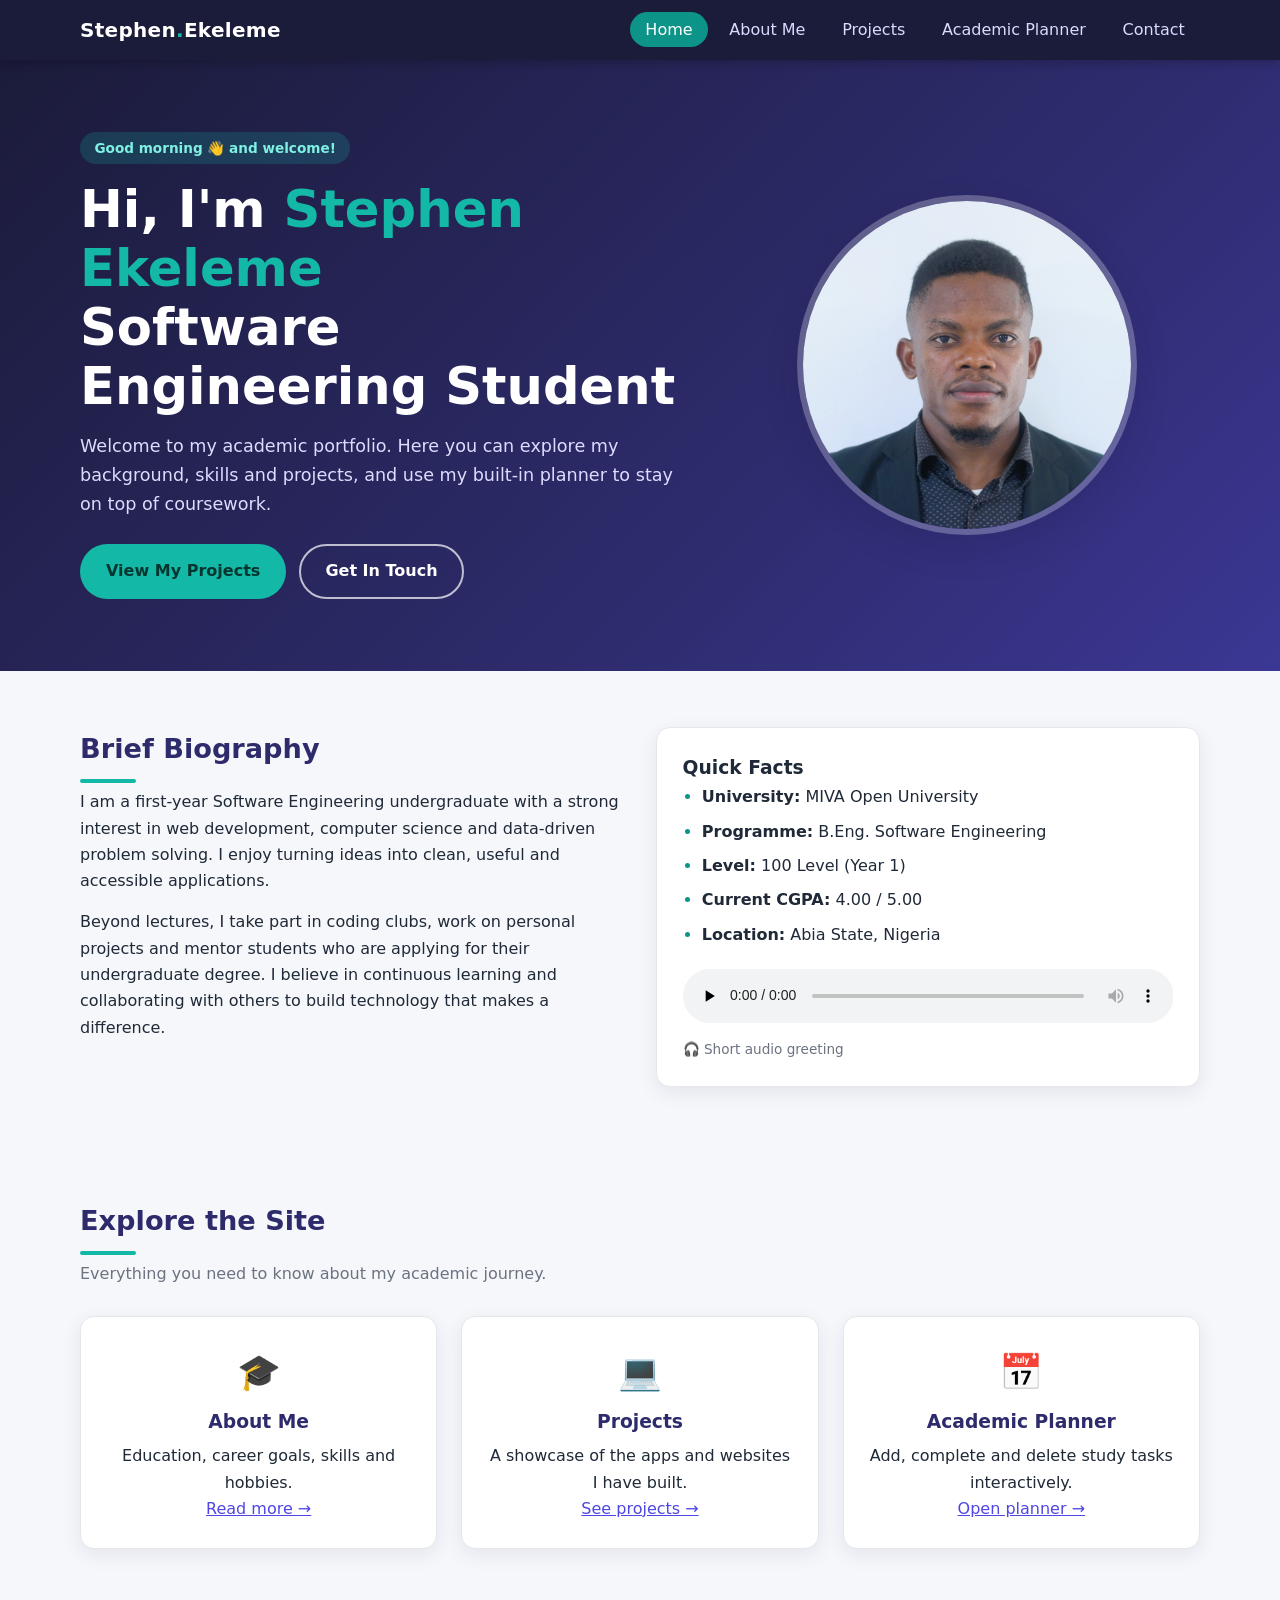
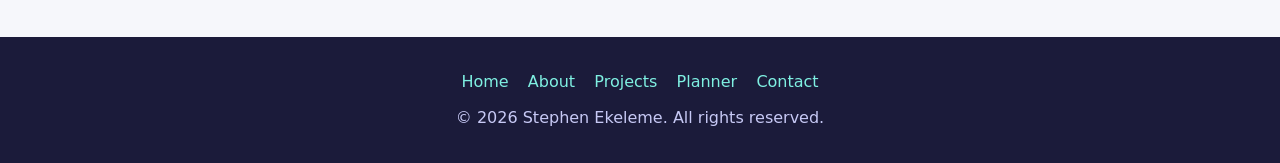
<file: index.html>
<!DOCTYPE html>
<html lang="en">
<head>
  <meta charset="UTF-8">
  <meta name="viewport" content="width=device-width, initial-scale=1.0">
  <meta name="description" content="Academic portfolio and student management platform of Alex Johnson, a Computer Science undergraduate.">
  <title>Home | Stephen Ekeleme - Academic Portfolio</title>
  <link rel="stylesheet" href="css/style.css">
</head>
<body>
  <a class="skip-link" href="#main">Skip to main content</a>

  <header class="site-header">
    <div class="container nav-bar">
      <a class="brand" href="index.html">Stephen<span>.</span>Ekeleme</a>
      <button class="nav-toggle" id="nav-toggle" aria-label="Toggle navigation menu" aria-expanded="false" aria-controls="nav-links">&#9776;</button>
      <nav aria-label="Main navigation">
        <ul class="nav-links" id="nav-links">
          <li><a href="index.html">Home</a></li>
          <li><a href="about.html">About Me</a></li>
          <li><a href="projects.html">Projects</a></li>
          <li><a href="planner.html">Academic Planner</a></li>
          <li><a href="contact.html">Contact</a></li>
        </ul>
      </nav>
    </div>
  </header>

  <main id="main">
    <section class="hero" aria-labelledby="hero-title">
      <div class="container hero-inner">
        <div>
          <span class="eyebrow fade-in" id="greeting">Welcome!</span>
          <h1 id="hero-title" class="fade-in d1">Hi, I'm <span>Stephen Ekeleme</span><br>Software Engineering Student</h1>
          <p class="lead fade-in d2">Welcome to my academic portfolio. Here you can explore my background, skills and projects, and use my built-in planner to stay on top of coursework.</p>
          <div class="fade-in d3">
            <a class="btn btn-primary" href="projects.html">View My Projects</a>
            <a class="btn btn-outline" href="contact.html">Get In Touch</a>
          </div>
        </div>
        <figure class="hero-photo">
          <img src="images/DSC_0262.JPG" alt="Portrait photograph of Stephen Ekeleme" width="340" height="340">
        </figure>
      </div>
    </section>

    <section aria-labelledby="bio-title">
      <div class="container bio">
        <div>
          <h2 class="section-heading" id="bio-title">Brief Biography</h2>
          <p>I am a first-year Software Engineering undergraduate with a strong interest in web development, computer science and data-driven problem solving. I enjoy turning ideas into clean, useful and accessible applications.</p>
          <p>Beyond lectures, I take part in coding clubs, work on personal projects and mentor students who are applying for their undergraduate degree. I believe in continuous learning and collaborating with others to build technology that makes a difference.</p>
        </div>
        <aside class="card" aria-label="Quick facts">
          <h3>Quick Facts</h3>
          <ul class="styled-list">
            <li><strong>University:</strong> MIVA Open University</li>
            <li><strong>Programme:</strong> B.Eng. Software Engineering</li>
            <li><strong>Level:</strong> 100 Level (Year 1)</li>
            <li><strong>Current CGPA:</strong> 4.00 / 5.00</li>
            <li><strong>Location:</strong> Abia State, Nigeria</li>
          </ul>
          <audio controls preload="none">
            <source src="audio/Portfolio-welcome-vn.m4a" type="audio/wav">
            Your browser does not support the audio element.
          </audio>
          <p class="section-sub" style="margin:.4rem 0 0;font-size:.85rem;">&#127911; Short audio greeting</p>
        </aside>
      </div>
    </section>

    <section aria-labelledby="explore-title">
      <div class="container">
        <h2 class="section-heading" id="explore-title">Explore the Site</h2>
        <p class="section-sub">Everything you need to know about my academic journey.</p>
        <div class="grid-3">
          <article class="card highlight">
            <div class="icon" aria-hidden="true">&#127891;</div>
            <h3>About Me</h3>
            <p>Education, career goals, skills and hobbies.</p>
            <p><a href="about.html">Read more &rarr;</a></p>
          </article>
          <article class="card highlight">
            <div class="icon" aria-hidden="true">&#128187;</div>
            <h3>Projects</h3>
            <p>A showcase of the apps and websites I have built.</p>
            <p><a href="projects.html">See projects &rarr;</a></p>
          </article>
          <article class="card highlight">
            <div class="icon" aria-hidden="true">&#128197;</div>
            <h3>Academic Planner</h3>
            <p>Add, complete and delete study tasks interactively.</p>
            <p><a href="planner.html">Open planner &rarr;</a></p>
          </article>
        </div>
      </div>
    </section>
  </main>

  <footer class="site-footer">
    <div class="container">
      <ul>
        <li><a href="index.html">Home</a></li>
        <li><a href="about.html">About</a></li>
        <li><a href="projects.html">Projects</a></li>
        <li><a href="planner.html">Planner</a></li>
        <li><a href="contact.html">Contact</a></li>
      </ul>
      <p>&copy; <span id="year">2026</span> Stephen Ekeleme. All rights reserved.</p>
    </div>
  </footer>

  <script src="js/main.js"></script>
</body>
</html>
</file>
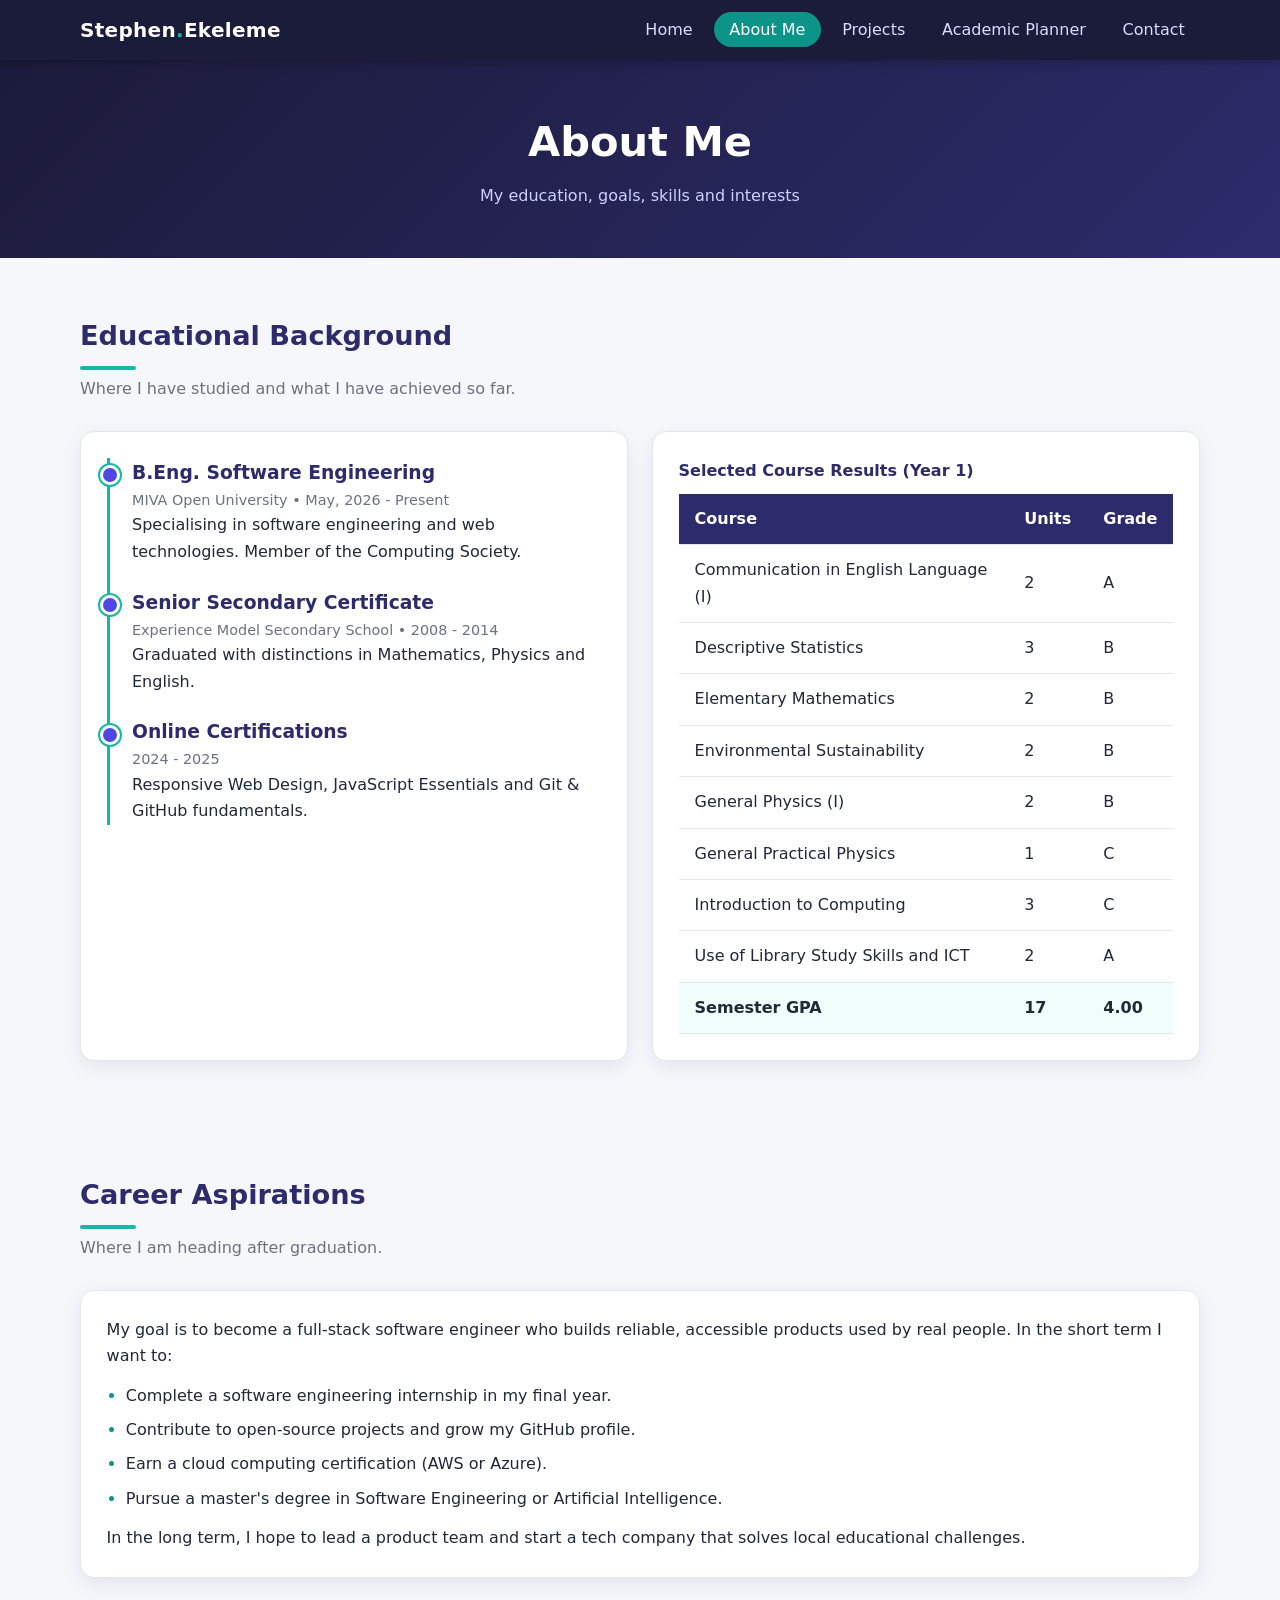
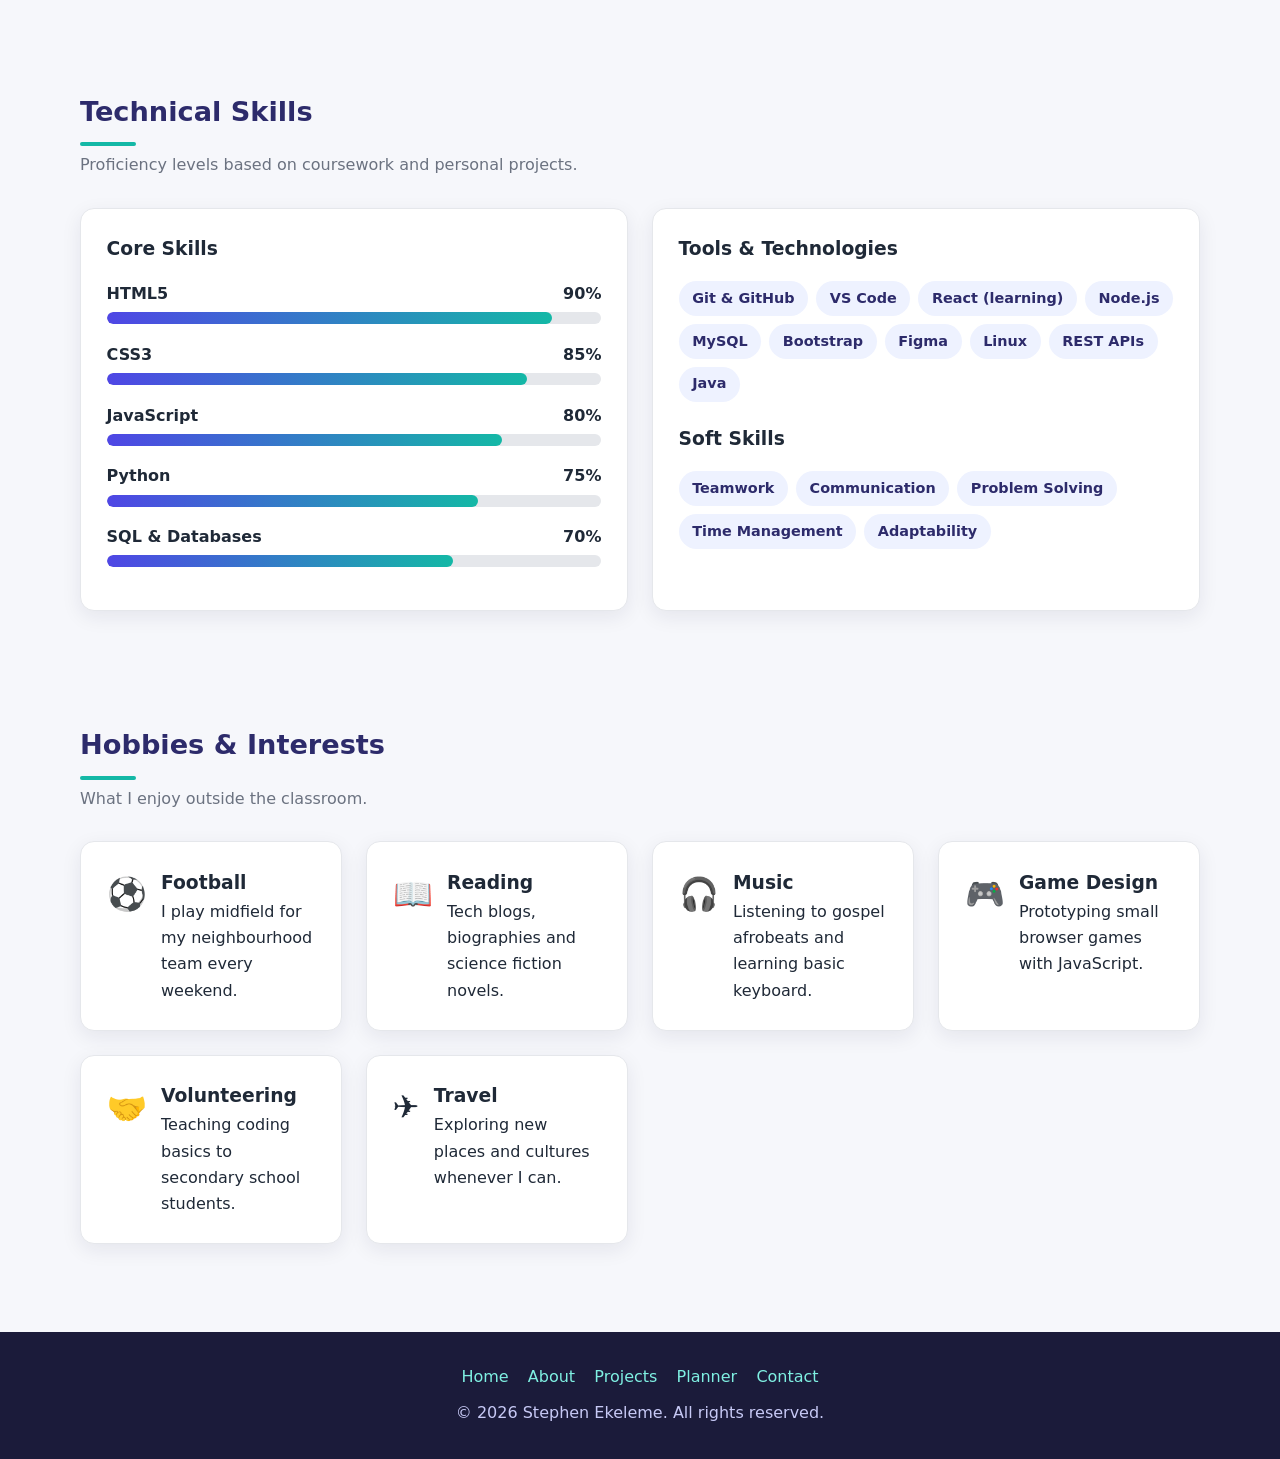
<file: about.html>
<!DOCTYPE html>
<html lang="en">
<head>
  <meta charset="UTF-8">
  <meta name="viewport" content="width=device-width, initial-scale=1.0">
  <meta name="description" content="Education, career aspirations, technical skills and hobbies of Alex Johnson.">
  <title>About Me | Stephen Ekeleme - Academic Portfolio</title>
  <link rel="stylesheet" href="css/style.css">
</head>
<body>
  <a class="skip-link" href="#main">Skip to main content</a>

  <header class="site-header">
    <div class="container nav-bar">
      <a class="brand" href="index.html">Stephen<span>.</span>Ekeleme</a>
      <button class="nav-toggle" id="nav-toggle" aria-label="Toggle navigation menu" aria-expanded="false" aria-controls="nav-links">&#9776;</button>
      <nav aria-label="Main navigation">
        <ul class="nav-links" id="nav-links">
          <li><a href="index.html">Home</a></li>
          <li><a href="about.html">About Me</a></li>
          <li><a href="projects.html">Projects</a></li>
          <li><a href="planner.html">Academic Planner</a></li>
          <li><a href="contact.html">Contact</a></li>
        </ul>
      </nav>
    </div>
  </header>

  <div class="page-title">
    <div class="container">
      <h1>About Me</h1>
      <p>My education, goals, skills and interests</p>
    </div>
  </div>

  <main id="main">
    <!-- Education -->
    <section aria-labelledby="edu-title">
      <div class="container">
        <h2 class="section-heading" id="edu-title">Educational Background</h2>
        <p class="section-sub">Where I have studied and what I have achieved so far.</p>
        <div class="grid-2">
          <article class="card">
            <ol class="timeline">
              <li>
                <h3>B.Eng. Software Engineering</h3>
                <p class="when">MIVA Open University &bull; May, 2026 - Present</p>
                <p>Specialising in software engineering and web technologies. Member of the Computing Society.</p>
              </li>
              <li>
                <h3>Senior Secondary Certificate</h3>
                <p class="when">Experience Model Secondary School &bull; 2008 - 2014</p>
                <p>Graduated with distinctions in Mathematics, Physics and English.</p>
              </li>
              <li>
                <h3>Online Certifications</h3>
                <p class="when">2024 - 2025</p>
                <p>Responsive Web Design, JavaScript Essentials and Git &amp; GitHub fundamentals.</p>
              </li>
            </ol>
          </article>

          <article class="card table-wrap">
            <table>
              <caption>Selected Course Results (Year 1)</caption>
              <thead>
                <tr><th scope="col">Course</th><th scope="col">Units</th><th scope="col">Grade</th></tr>
              </thead>
              <tbody>
                <tr><td>Communication in English Language (I)</td><td>2</td><td>A</td></tr>
                <tr><td>Descriptive Statistics</td><td>3</td><td>B</td></tr>
                <tr><td>Elementary Mathematics</td><td>2</td><td>B</td></tr>
                <tr><td>Environmental Sustainability</td><td>2</td><td>B</td></tr>
                <tr><td>General Physics (I)</td><td>2</td><td>B</td></tr>
                <tr><td>General Practical Physics</td><td>1</td><td>C</td></tr>
                <tr><td>Introduction to Computing</td><td>3</td><td>C</td></tr>
                <tr><td>Use of Library Study Skills and ICT</td><td>2</td><td>A</td></tr>
              </tbody>
              <tfoot>
                <tr><td>Semester GPA</td><td>17</td><td>4.00</td></tr>
              </tfoot>
            </table>
          </article>
        </div>
      </div>
    </section>

    <!-- Career aspirations -->
    <section aria-labelledby="career-title">
      <div class="container">
        <h2 class="section-heading" id="career-title">Career Aspirations</h2>
        <p class="section-sub">Where I am heading after graduation.</p>
        <div class="card">
          <p>My goal is to become a full-stack software engineer who builds reliable, accessible products used by real people. In the short term I want to:</p>
          <ul class="styled-list" style="margin-top:.8rem;">
            <li>Complete a software engineering internship in my final year.</li>
            <li>Contribute to open-source projects and grow my GitHub profile.</li>
            <li>Earn a cloud computing certification (AWS or Azure).</li>
            <li>Pursue a master's degree in Software Engineering or Artificial Intelligence.</li>
          </ul>
          <p style="margin-top:.8rem;">In the long term, I hope to lead a product team and start a tech company that solves local educational challenges.</p>
        </div>
      </div>
    </section>

    <!-- Skills -->
    <section aria-labelledby="skills-title">
      <div class="container">
        <h2 class="section-heading" id="skills-title">Technical Skills</h2>
        <p class="section-sub">Proficiency levels based on coursework and personal projects.</p>
        <div class="grid-2">
          <article class="card">
            <h3 style="margin-bottom:1rem;">Core Skills</h3>
            <div class="skill">
              <div class="skill-head"><span>HTML5</span><span>90%</span></div>
              <div class="bar" role="progressbar" aria-valuenow="90" aria-valuemin="0" aria-valuemax="100" aria-label="HTML5 proficiency"><div class="bar-fill" data-level="90"></div></div>
            </div>
            <div class="skill">
              <div class="skill-head"><span>CSS3</span><span>85%</span></div>
              <div class="bar" role="progressbar" aria-valuenow="85" aria-valuemin="0" aria-valuemax="100" aria-label="CSS3 proficiency"><div class="bar-fill" data-level="85"></div></div>
            </div>
            <div class="skill">
              <div class="skill-head"><span>JavaScript</span><span>80%</span></div>
              <div class="bar" role="progressbar" aria-valuenow="80" aria-valuemin="0" aria-valuemax="100" aria-label="JavaScript proficiency"><div class="bar-fill" data-level="80"></div></div>
            </div>
            <div class="skill">
              <div class="skill-head"><span>Python</span><span>75%</span></div>
              <div class="bar" role="progressbar" aria-valuenow="75" aria-valuemin="0" aria-valuemax="100" aria-label="Python proficiency"><div class="bar-fill" data-level="75"></div></div>
            </div>
            <div class="skill">
              <div class="skill-head"><span>SQL &amp; Databases</span><span>70%</span></div>
              <div class="bar" role="progressbar" aria-valuenow="70" aria-valuemin="0" aria-valuemax="100" aria-label="SQL proficiency"><div class="bar-fill" data-level="70"></div></div>
            </div>
          </article>

          <article class="card">
            <h3 style="margin-bottom:1rem;">Tools &amp; Technologies</h3>
            <ul class="tags">
              <li>Git &amp; GitHub</li><li>VS Code</li><li>React (learning)</li><li>Node.js</li>
              <li>MySQL</li><li>Bootstrap</li><li>Figma</li><li>Linux</li><li>REST APIs</li><li>Java</li>
            </ul>
            <h3 style="margin:1.4rem 0 1rem;">Soft Skills</h3>
            <ul class="tags">
              <li>Teamwork</li><li>Communication</li><li>Problem Solving</li><li>Time Management</li><li>Adaptability</li>
            </ul>
          </article>
        </div>
      </div>
    </section>

    <!-- Hobbies -->
    <section aria-labelledby="hobbies-title">
      <div class="container">
        <h2 class="section-heading" id="hobbies-title">Hobbies &amp; Interests</h2>
        <p class="section-sub">What I enjoy outside the classroom.</p>
        <div class="grid-3">
          <article class="card hobby"><span class="emoji" aria-hidden="true">&#9917;</span><div><h3>Football</h3><p>I play midfield for my neighbourhood team every weekend.</p></div></article>
          <article class="card hobby"><span class="emoji" aria-hidden="true">&#128214;</span><div><h3>Reading</h3><p>Tech blogs, biographies and science fiction novels.</p></div></article>
          <article class="card hobby"><span class="emoji" aria-hidden="true">&#127911;</span><div><h3>Music</h3><p>Listening to gospel afrobeats and learning basic keyboard.</p></div></article>
          <article class="card hobby"><span class="emoji" aria-hidden="true">&#127918;</span><div><h3>Game Design</h3><p>Prototyping small browser games with JavaScript.</p></div></article>
          <article class="card hobby"><span class="emoji" aria-hidden="true">&#129309;</span><div><h3>Volunteering</h3><p>Teaching coding basics to secondary school students.</p></div></article>
          <article class="card hobby"><span class="emoji" aria-hidden="true">&#9992;</span><div><h3>Travel</h3><p>Exploring new places and cultures whenever I can.</p></div></article>
        </div>
      </div>
    </section>
  </main>

  <footer class="site-footer">
    <div class="container">
      <ul>
        <li><a href="index.html">Home</a></li>
        <li><a href="about.html">About</a></li>
        <li><a href="projects.html">Projects</a></li>
        <li><a href="planner.html">Planner</a></li>
        <li><a href="contact.html">Contact</a></li>
      </ul>
      <p>&copy; <span id="year">2026</span> Stephen Ekeleme. All rights reserved.</p>
    </div>
  </footer>

  <script src="js/main.js"></script>
</body>
</html>
</file>
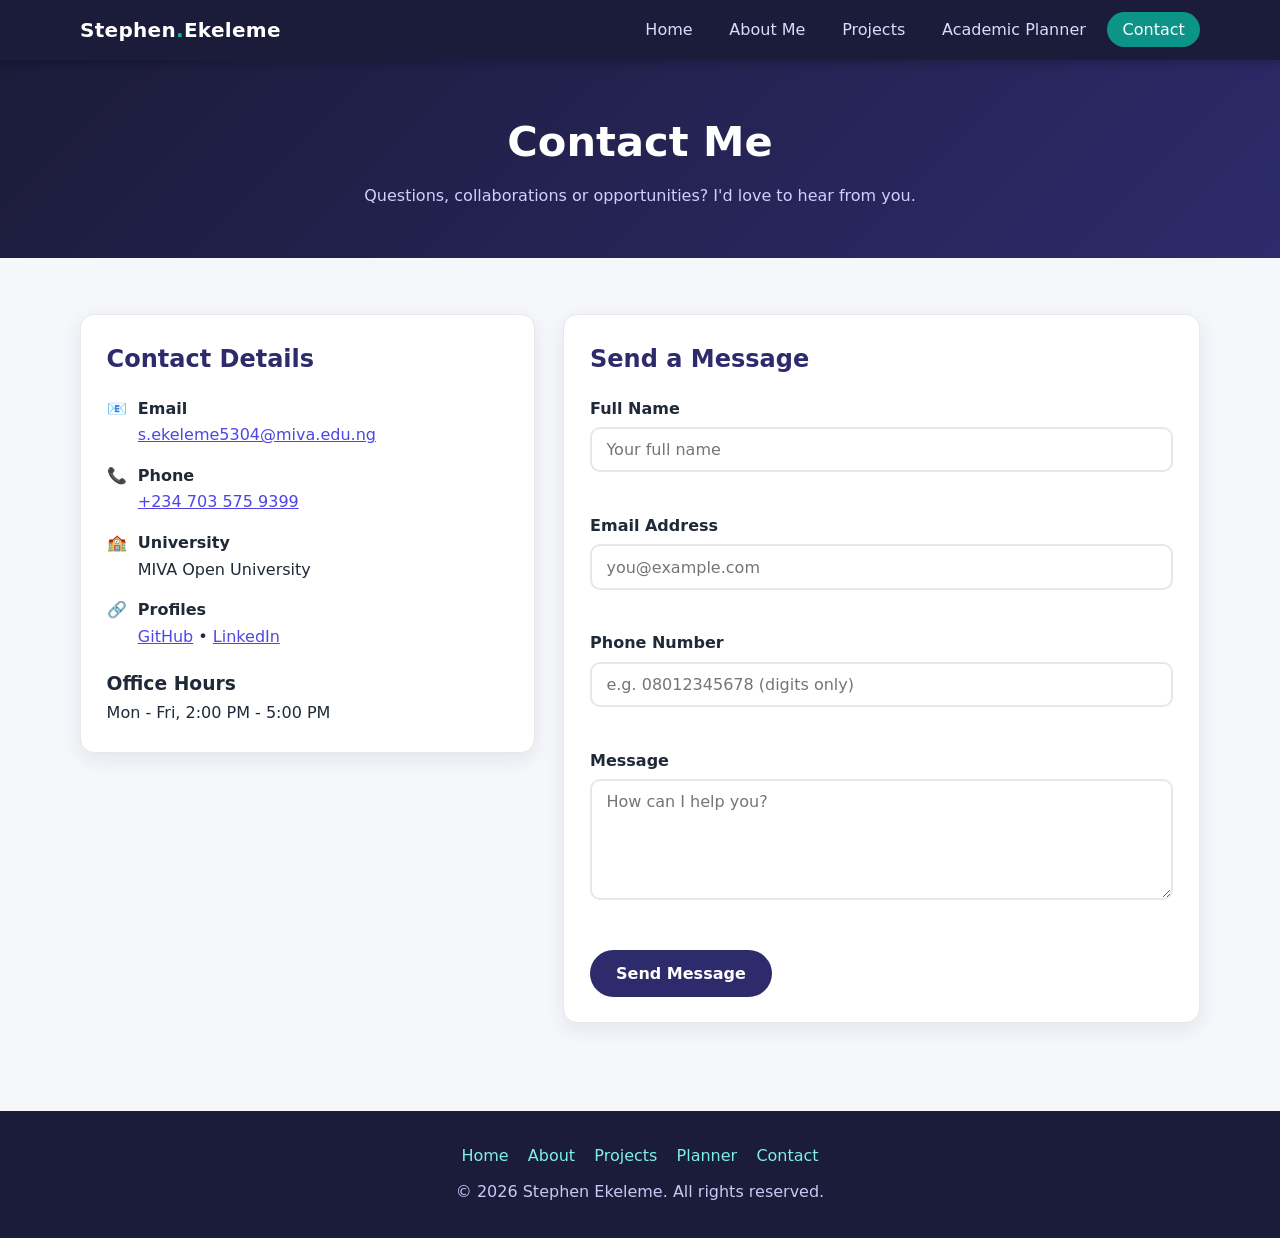
<file: contact.html>
<!DOCTYPE html>
<html lang="en">
<head>
  <meta charset="UTF-8">
  <meta name="viewport" content="width=device-width, initial-scale=1.0">
  <meta name="description" content="Contact Alex Johnson using the validated contact form.">
  <title>Contact | Stephen Ekeleme - Academic Portfolio</title>
  <link rel="stylesheet" href="css/style.css">
</head>
<body>
  <a class="skip-link" href="#main">Skip to main content</a>

  <header class="site-header">
    <div class="container nav-bar">
      <a class="brand" href="index.html">Stephen<span>.</span>Ekeleme</a>
      <button class="nav-toggle" id="nav-toggle" aria-label="Toggle navigation menu" aria-expanded="false" aria-controls="nav-links">&#9776;</button>
      <nav aria-label="Main navigation">
        <ul class="nav-links" id="nav-links">
          <li><a href="index.html">Home</a></li>
          <li><a href="about.html">About Me</a></li>
          <li><a href="projects.html">Projects</a></li>
          <li><a href="planner.html">Academic Planner</a></li>
          <li><a href="contact.html">Contact</a></li>
        </ul>
      </nav>
    </div>
  </header>

  <div class="page-title">
    <div class="container">
      <h1>Contact Me</h1>
      <p>Questions, collaborations or opportunities? I'd love to hear from you.</p>
    </div>
  </div>

  <main id="main">
    <section aria-label="Contact information and form">
      <div class="container contact-layout">

        <aside class="card" aria-labelledby="details-title">
          <h2 id="details-title" style="color:var(--indigo-700);margin-bottom:1rem;">Contact Details</h2>
          <ul class="contact-list">
            <li><span aria-hidden="true">&#128231;</span><span><strong>Email</strong><br><a href="mailto:s.ekeleme5304@miva.edu.ng">s.ekeleme5304@miva.edu.ng</a></span></li>
            <li><span aria-hidden="true">&#128222;</span><span><strong>Phone</strong><br><a href="tel:+2347035759399">+234 703 575 9399</a></span></li>
            <li><span aria-hidden="true">&#127979;</span><span><strong>University</strong><br>MIVA Open University</span></li>
            <li><span aria-hidden="true">&#128279;</span><span><strong>Profiles</strong><br>
              <a href="https://github.com/sekeleme5304-bit" target="_blank" rel="noopener noreferrer">GitHub</a> &bull;
              <a href="www.linkedin.com/in/stephen-ekeleme-318b2844a/" target="_blank" rel="noopener noreferrer">LinkedIn</a></span></li>
          </ul>
          <h3 style="margin-top:1.2rem;">Office Hours</h3>
          <p>Mon - Fri, 2:00 PM - 5:00 PM</p>
        </aside>

        <div class="card">
          <h2 style="color:var(--indigo-700);margin-bottom:1rem;">Send a Message</h2>
          <div class="form-success" id="form-success" role="status" aria-live="polite"></div>

          <form id="contact-form" novalidate>
            <div class="field">
              <label for="name">Full Name</label>
              <input type="text" id="name" name="name" placeholder="Your full name" autocomplete="name">
              <p class="error-msg" id="name-error" role="alert"></p>
            </div>
            <div class="field">
              <label for="email">Email Address</label>
              <input type="email" id="email" name="email" placeholder="you@example.com" autocomplete="email">
              <p class="error-msg" id="email-error" role="alert"></p>
            </div>
            <div class="field">
              <label for="phone">Phone Number</label>
              <input type="tel" id="phone" name="phone" placeholder="e.g. 08012345678 (digits only)" autocomplete="tel" inputmode="numeric">
              <p class="error-msg" id="phone-error" role="alert"></p>
            </div>
            <div class="field">
              <label for="message">Message</label>
              <textarea id="message" name="message" rows="5" placeholder="How can I help you?"></textarea>
              <p class="error-msg" id="message-error" role="alert"></p>
            </div>
            <button type="submit" class="btn btn-dark">Send Message</button>
          </form>
        </div>
      </div>
    </section>
  </main>

  <footer class="site-footer">
    <div class="container">
      <ul>
        <li><a href="index.html">Home</a></li>
        <li><a href="about.html">About</a></li>
        <li><a href="projects.html">Projects</a></li>
        <li><a href="planner.html">Planner</a></li>
        <li><a href="contact.html">Contact</a></li>
      </ul>
      <p>&copy; <span id="year">2026</span> Stephen Ekeleme. All rights reserved.</p>
    </div>
  </footer>

  <script src="js/main.js"></script>
  <script src="js/contact.js"></script>
</body>
</html>
</file>
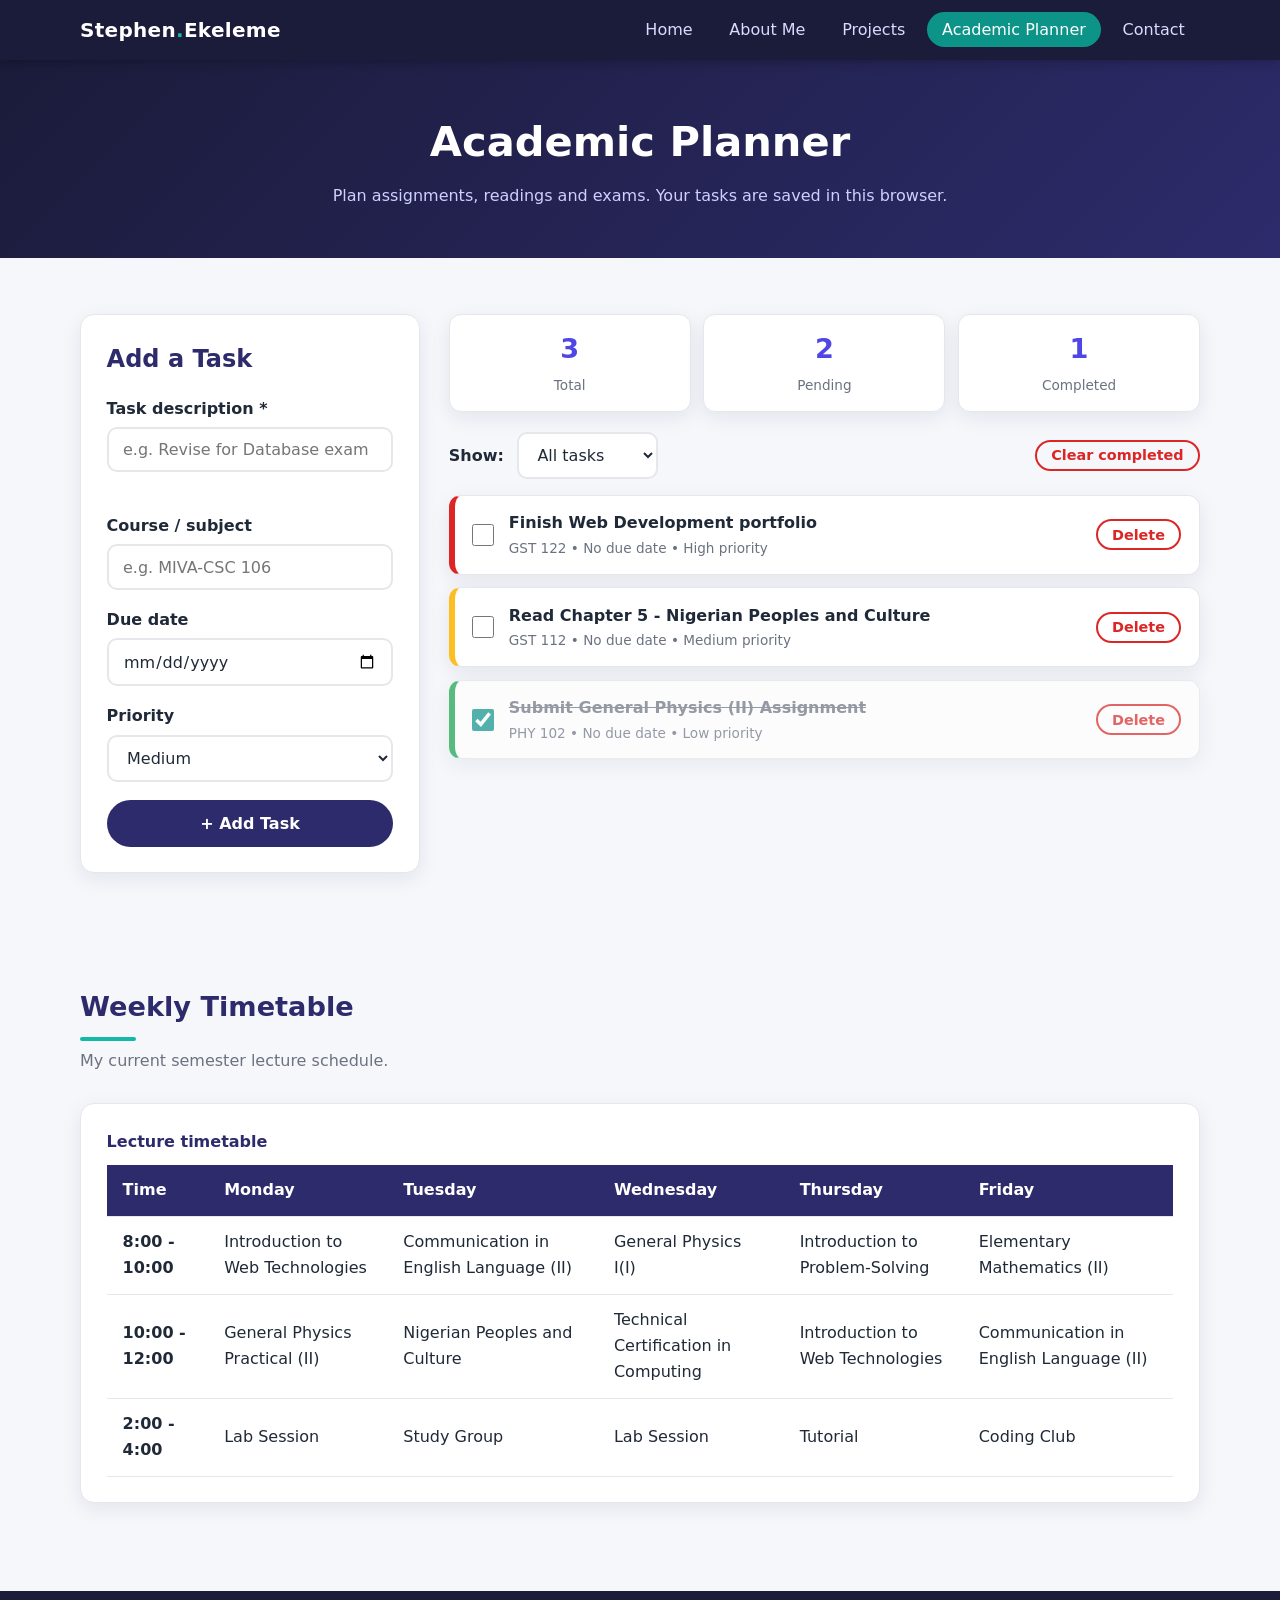
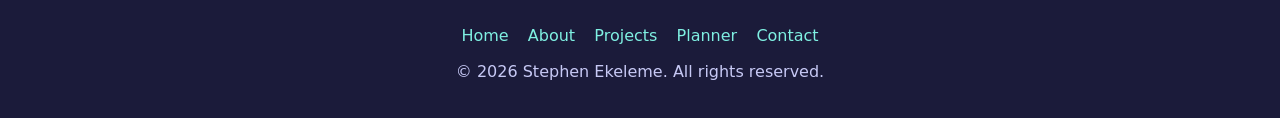
<file: planner.html>
<!DOCTYPE html>
<html lang="en">
<head>
  <meta charset="UTF-8">
  <meta name="viewport" content="width=device-width, initial-scale=1.0">
  <meta name="description" content="Interactive academic planner: add, complete and delete study tasks.">
  <title>Academic Planner | Stephen Ekeleme - Academic Portfolio</title>
  <link rel="stylesheet" href="css/style.css">
</head>
<body>
  <a class="skip-link" href="#main">Skip to main content</a>

  <header class="site-header">
    <div class="container nav-bar">
      <a class="brand" href="index.html">Stephen<span>.</span>Ekeleme</a>
      <button class="nav-toggle" id="nav-toggle" aria-label="Toggle navigation menu" aria-expanded="false" aria-controls="nav-links">&#9776;</button>
      <nav aria-label="Main navigation">
        <ul class="nav-links" id="nav-links">
          <li><a href="index.html">Home</a></li>
          <li><a href="about.html">About Me</a></li>
          <li><a href="projects.html">Projects</a></li>
          <li><a href="planner.html">Academic Planner</a></li>
          <li><a href="contact.html">Contact</a></li>
        </ul>
      </nav>
    </div>
  </header>

  <div class="page-title">
    <div class="container">
      <h1>Academic Planner</h1>
      <p>Plan assignments, readings and exams. Your tasks are saved in this browser.</p>
    </div>
  </div>

  <main id="main">
    <section aria-label="Task planner">
      <div class="container planner-layout">

        <!-- Add task form -->
        <aside class="card" aria-labelledby="add-title">
          <h2 id="add-title" style="color:var(--indigo-700);margin-bottom:1rem;">Add a Task</h2>
          <form id="task-form" novalidate>
            <div class="field">
              <label for="task-title">Task description *</label>
              <input type="text" id="task-title" placeholder="e.g. Revise for Database exam" autocomplete="off">
              <p class="error-msg" id="task-error" role="alert"></p>
            </div>
            <div class="field">
              <label for="task-subject">Course / subject</label>
              <input type="text" id="task-subject" placeholder="e.g. MIVA-CSC 106" autocomplete="off">
            </div>
            <div class="field">
              <label for="task-due">Due date</label>
              <input type="date" id="task-due">
            </div>
            <div class="field">
              <label for="task-priority">Priority</label>
              <select id="task-priority">
                <option value="high">High</option>
                <option value="medium" selected>Medium</option>
                <option value="low">Low</option>
              </select>
            </div>
            <button type="submit" class="btn btn-dark" style="width:100%;">+ Add Task</button>
          </form>
        </aside>

        <!-- Task list -->
        <div>
          <div class="stats" aria-live="polite">
            <div class="stat"><strong id="stat-total">0</strong><span>Total</span></div>
            <div class="stat"><strong id="stat-pending">0</strong><span>Pending</span></div>
            <div class="stat"><strong id="stat-done">0</strong><span>Completed</span></div>
          </div>

          <div class="task-toolbar">
            <div>
              <label for="task-filter" style="display:inline;margin-right:.5rem;">Show:</label>
              <select id="task-filter" style="width:auto;display:inline-block;">
                <option value="all">All tasks</option>
                <option value="pending">Pending</option>
                <option value="completed">Completed</option>
              </select>
            </div>
            <button type="button" class="btn btn-danger" id="clear-completed">Clear completed</button>
          </div>

          <ul class="task-list" id="task-list" aria-label="Your tasks"></ul>
        </div>
      </div>
    </section>

    <section aria-labelledby="timetable-title">
      <div class="container">
        <h2 class="section-heading" id="timetable-title">Weekly Timetable</h2>
        <p class="section-sub">My current semester lecture schedule.</p>
        <div class="card table-wrap">
          <table>
            <caption>Lecture timetable</caption>
            <thead>
              <tr><th scope="col">Time</th><th scope="col">Monday</th><th scope="col">Tuesday</th><th scope="col">Wednesday</th><th scope="col">Thursday</th><th scope="col">Friday</th></tr>
            </thead>
            <tbody>
                            <tr><th scope="row">8:00 - 10:00</th><td>Introduction to Web Technologies</td><td>Communication in English Language (II)</td><td>General Physics I(I)</td><td>Introduction to Problem-Solving</td><td>Elementary Mathematics (II)</td></tr>
              <tr><th scope="row">10:00 - 12:00</th><td>General Physics Practical (II)</td><td>Nigerian Peoples and Culture</td><td>Technical Certification in Computing</td><td>Introduction to Web Technologies</td><td>Communication in English Language (II)</td></tr>
              <tr><th scope="row">2:00 - 4:00</th><td>Lab Session</td><td>Study Group</td><td>Lab Session</td><td>Tutorial</td><td>Coding Club</td></tr>
            </tbody>
          </table>
        </div>
      </div>
    </section>
  </main>

  <footer class="site-footer">
    <div class="container">
      <ul>
        <li><a href="index.html">Home</a></li>
        <li><a href="about.html">About</a></li>
        <li><a href="projects.html">Projects</a></li>
        <li><a href="planner.html">Planner</a></li>
        <li><a href="contact.html">Contact</a></li>
      </ul>
      <p>&copy; <span id="year">2026</span> Stephen Ekeleme. All rights reserved.</p>
    </div>
  </footer>

  <script src="js/main.js"></script>
  <script src="js/planner.js"></script>
</body>
</html>
</file>
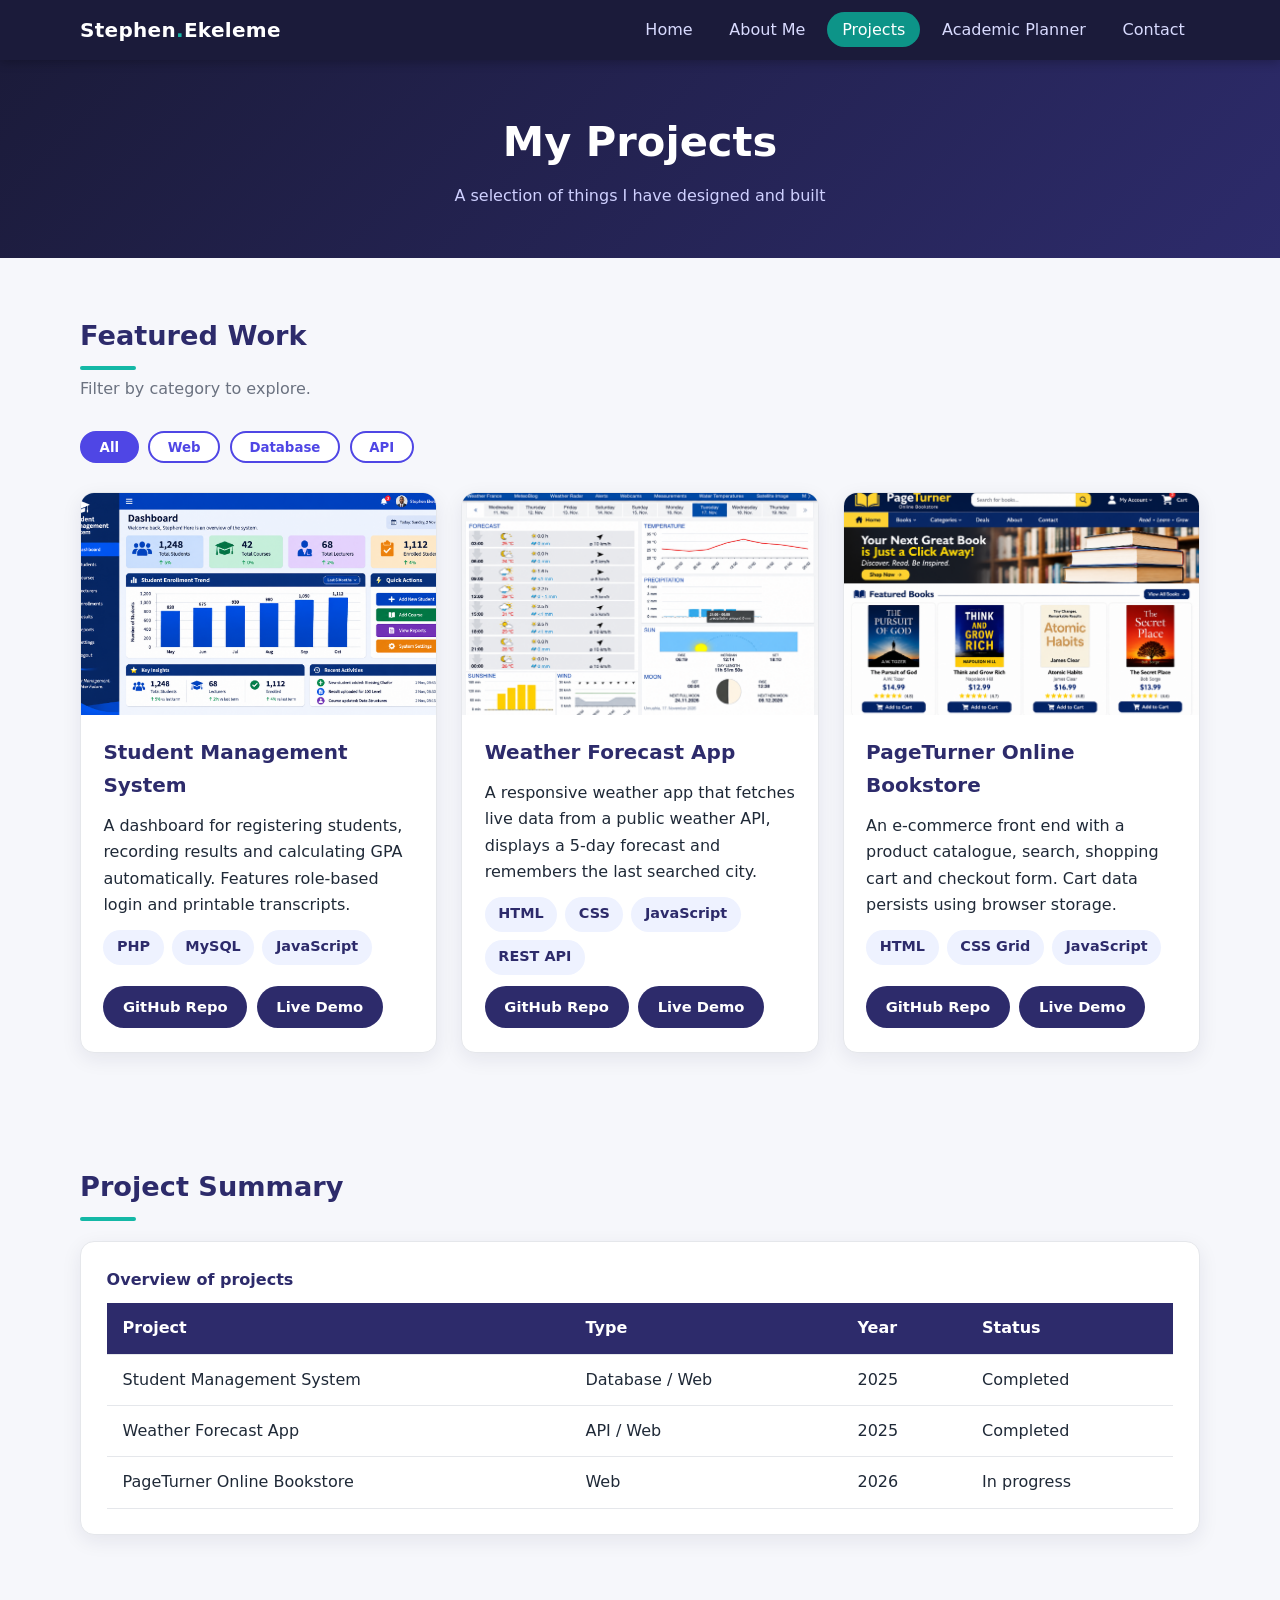
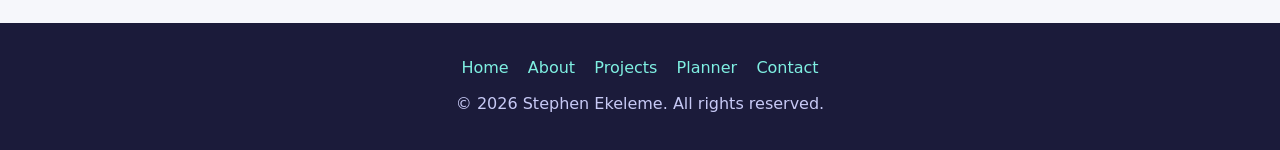
<file: projects.html>
<!DOCTYPE html>
<html lang="en">
<head>
  <meta charset="UTF-8">
  <meta name="viewport" content="width=device-width, initial-scale=1.0">
  <meta name="description" content="Selected web and software projects by Alex Johnson.">
  <title>Projects | Stephen Ekeleme - Academic Portfolio</title>
  <link rel="stylesheet" href="css/style.css">
</head>
<body>
  <a class="skip-link" href="#main">Skip to main content</a>

  <header class="site-header">
    <div class="container nav-bar">
      <a class="brand" href="index.html">Stephen<span>.</span>Ekeleme</a>
      <button class="nav-toggle" id="nav-toggle" aria-label="Toggle navigation menu" aria-expanded="false" aria-controls="nav-links">&#9776;</button>
      <nav aria-label="Main navigation">
        <ul class="nav-links" id="nav-links">
          <li><a href="index.html">Home</a></li>
          <li><a href="about.html">About Me</a></li>
          <li><a href="projects.html">Projects</a></li>
          <li><a href="planner.html">Academic Planner</a></li>
          <li><a href="contact.html">Contact</a></li>
        </ul>
      </nav>
    </div>
  </header>

  <div class="page-title">
    <div class="container">
      <h1>My Projects</h1>
      <p>A selection of things I have designed and built</p>
    </div>
  </div>

  <main id="main">
    <section aria-labelledby="proj-title">
      <div class="container">
        <h2 class="section-heading" id="proj-title">Featured Work</h2>
        <p class="section-sub">Filter by category to explore.</p>

        <div class="filters" role="group" aria-label="Filter projects">
          <button class="filter-btn active" data-filter="all" type="button">All</button>
          <button class="filter-btn" data-filter="web" type="button">Web</button>
          <button class="filter-btn" data-filter="database" type="button">Database</button>
          <button class="filter-btn" data-filter="api" type="button">API</button>
        </div>

        <div class="grid-3">
          <article class="card project" data-category="database">
            <div class="thumb"><img src="images/Screenshot_20261110-121635.png" alt="Screenshot of the Student Management System dashboard showing statistics and a bar chart" loading="lazy"></div>
            <div class="project-body">
              <h2>Student Management System</h2>
              <p>A dashboard for registering students, recording results and calculating GPA automatically. Features role-based login and printable transcripts.</p>
              <ul class="tags" aria-label="Technologies used">
                <li>PHP</li><li>MySQL</li><li>JavaScript</li>
              </ul>
              <div class="project-links">
                <a class="btn btn-dark" href="https://github.com/your-username/student-management-system" target="_blank" rel="noopener noreferrer">GitHub Repo</a>
                <a class="btn btn-dark" href="#" aria-label="Live demo of Student Management System (demo link coming soon)">Live Demo</a>
              </div>
            </div>
          </article>

          <article class="card project" data-category="api">
            <div class="thumb"><img src="images/Screenshot_20261110-120708.png" alt="Screenshot of the Weather Forecast app showing temperature and a four-day forecast" loading="lazy"></div>
            <div class="project-body">
              <h2>Weather Forecast App</h2>
              <p>A responsive weather app that fetches live data from a public weather API, displays a 5-day forecast and remembers the last searched city.</p>
              <ul class="tags" aria-label="Technologies used">
                <li>HTML</li><li>CSS</li><li>JavaScript</li><li>REST API</li>
              </ul>
              <div class="project-links">
                <a class="btn btn-dark" href="https://github.com/your-username/weather-app" target="_blank" rel="noopener noreferrer">GitHub Repo</a>
                <a class="btn btn-dark" href="#" aria-label="Live demo of Weather Forecast App (demo link coming soon)">Live Demo</a>
              </div>
            </div>
          </article>

          <article class="card project" data-category="web">
            <div class="thumb"><img src="images/Screenshot_20261110-121232.png" alt="Screenshot of the PageTurner online bookstore showing four books with prices" loading="lazy"></div>
            <div class="project-body">
              <h2>PageTurner Online Bookstore</h2>
              <p>An e-commerce front end with a product catalogue, search, shopping cart and checkout form. Cart data persists using browser storage.</p>
              <ul class="tags" aria-label="Technologies used">
                <li>HTML</li><li>CSS Grid</li><li>JavaScript</li>
              </ul>
              <div class="project-links">
                <a class="btn btn-dark" href="https://github.com/your-username/pageturner-bookstore" target="_blank" rel="noopener noreferrer">GitHub Repo</a>
                <a class="btn btn-dark" href="#" aria-label="Live demo of PageTurner Bookstore (demo link coming soon)">Live Demo</a>
              </div>
            </div>
          </article>
        </div>
      </div>
    </section>

    <section aria-labelledby="summary-title">
      <div class="container">
        <h2 class="section-heading" id="summary-title">Project Summary</h2>
        <div class="card table-wrap" style="margin-top:1.2rem;">
          <table>
            <caption>Overview of projects</caption>
            <thead>
              <tr><th scope="col">Project</th><th scope="col">Type</th><th scope="col">Year</th><th scope="col">Status</th></tr>
            </thead>
            <tbody>
              <tr><td>Student Management System</td><td>Database / Web</td><td>2025</td><td>Completed</td></tr>
              <tr><td>Weather Forecast App</td><td>API / Web</td><td>2025</td><td>Completed</td></tr>
              <tr><td>PageTurner Online Bookstore</td><td>Web</td><td>2026</td><td>In progress</td></tr>
            </tbody>
          </table>
        </div>
      </div>
    </section>
  </main>

  <footer class="site-footer">
    <div class="container">
      <ul>
        <li><a href="index.html">Home</a></li>
        <li><a href="about.html">About</a></li>
        <li><a href="projects.html">Projects</a></li>
        <li><a href="planner.html">Planner</a></li>
        <li><a href="contact.html">Contact</a></li>
      </ul>
      <p>&copy; <span id="year">2026</span> Stephen Ekeleme. All rights reserved.</p>
    </div>
  </footer>

  <script src="js/main.js"></script>
</body>
</html>
</file>
<file: css/style.css>
/* ==========================================================
   Academic Portfolio - Stylesheet
   Colour scheme: deep indigo + teal accent, warm neutral bg
   ========================================================== */

:root {
  --indigo-900: #1b1b3a;
  --indigo-700: #2d2b6b;
  --indigo-500: #4f46e5;
  --teal-500: #14b8a6;
  --teal-600: #0d9488;
  --amber-400: #fbbf24;
  --red-500: #dc2626;
  --green-600: #16a34a;
  --bg: #f6f7fb;
  --surface: #ffffff;
  --text: #1f2937;
  --muted: #6b7280;
  --border: #e5e7eb;
  --radius: 14px;
  --shadow: 0 6px 20px rgba(27, 27, 58, 0.08);
  --shadow-lg: 0 14px 34px rgba(27, 27, 58, 0.16);
  --max: 1120px;
}

* { box-sizing: border-box; margin: 0; padding: 0; }

html { scroll-behavior: smooth; }

body {
  font-family: "Segoe UI", system-ui, -apple-system, Roboto, Helvetica, Arial, sans-serif;
  background: var(--bg);
  color: var(--text);
  line-height: 1.65;
  min-height: 100vh;
  display: flex;
  flex-direction: column;
}

main { flex: 1; }

img { max-width: 100%; display: block; }
a { color: var(--indigo-500); }
a:hover { color: var(--teal-600); }

.container { width: min(var(--max), 92%); margin-inline: auto; }

.skip-link {
  position: absolute; left: -999px; top: 0;
  background: var(--amber-400); color: #000; padding: .6rem 1rem; z-index: 200;
}
.skip-link:focus { left: 0; }

/* ---------- Header & Navigation ---------- */
.site-header {
  background: var(--indigo-900);
  position: sticky; top: 0; z-index: 100;
  box-shadow: 0 2px 10px rgba(0,0,0,.25);
}
.nav-bar {
  display: flex; align-items: center; justify-content: space-between;
  padding: .85rem 0;
}
.brand {
  color: #fff; text-decoration: none; font-weight: 700; font-size: 1.25rem;
  letter-spacing: .3px;
}
.brand span { color: var(--teal-500); }

.nav-toggle {
  display: none; background: none; border: 2px solid rgba(255,255,255,.5);
  color: #fff; font-size: 1.4rem; line-height: 1; padding: .3rem .65rem;
  border-radius: 8px; cursor: pointer;
}

.nav-links { display: flex; gap: .4rem; list-style: none; }
.nav-links a {
  color: #d9dbff; text-decoration: none; padding: .5rem .95rem;
  border-radius: 999px; font-weight: 500; position: relative;
  transition: background .25s ease, color .25s ease, transform .25s ease;
}
.nav-links a:hover { background: rgba(255,255,255,.12); color: #fff; transform: translateY(-2px); }
.nav-links a.active { background: var(--teal-600); color: #fff; }

/* ---------- Hero ---------- */
.hero {
  background: linear-gradient(135deg, var(--indigo-900) 0%, var(--indigo-700) 60%, #3b3794 100%);
  color: #fff; padding: 4.5rem 0;
}
.hero-inner {
  display: grid; grid-template-columns: 1.3fr 1fr; gap: 3rem; align-items: center;
}
.eyebrow {
  display: inline-block; background: rgba(20,184,166,.2); color: #7ff0e2;
  padding: .3rem .9rem; border-radius: 999px; font-size: .85rem; font-weight: 600;
  margin-bottom: 1rem;
}
.hero h1 { font-size: clamp(2rem, 5vw, 3.2rem); line-height: 1.15; margin-bottom: 1rem; }
.hero h1 span { color: var(--teal-500); }
.hero p.lead { font-size: 1.1rem; color: #dcdcff; max-width: 54ch; margin-bottom: 1.6rem; }
.hero-photo { display: flex; justify-content: center; }
.hero-photo img {
  width: min(340px, 80%); aspect-ratio: 1; border-radius: 50%; object-fit: cover;
  border: 6px solid rgba(255,255,255,.25); box-shadow: var(--shadow-lg);
  animation: float 5s ease-in-out infinite;
}
@keyframes float { 0%,100% { transform: translateY(0); } 50% { transform: translateY(-12px); } }

.btn {
  display: inline-block; padding: .75rem 1.5rem; border-radius: 999px; border: 2px solid transparent;
  font-weight: 600; text-decoration: none; cursor: pointer; font-size: 1rem; font-family: inherit;
  transition: transform .2s ease, box-shadow .2s ease, background .2s ease, color .2s ease;
}
.btn:hover { transform: translateY(-3px); box-shadow: var(--shadow-lg); }
.btn-primary { background: var(--teal-500); color: #04362f; }
.btn-primary:hover { background: #2dd4bf; color: #04362f; }
.btn-outline { border-color: rgba(255,255,255,.7); color: #fff; margin-left: .5rem; }
.btn-outline:hover { background: #fff; color: var(--indigo-900); }
.btn-dark { background: var(--indigo-700); color: #fff; }
.btn-dark:hover { background: var(--indigo-500); color: #fff; }
.btn-danger { background: transparent; color: var(--red-500); border-color: var(--red-500); padding: .35rem .9rem; font-size: .9rem; }
.btn-danger:hover { background: var(--red-500); color: #fff; }

/* ---------- Sections ---------- */
section { padding: 3.5rem 0; }
.page-title {
  background: linear-gradient(135deg, var(--indigo-900), var(--indigo-700));
  color: #fff; padding: 3rem 0; text-align: center;
}
.page-title h1 { font-size: clamp(1.8rem, 4vw, 2.6rem); }
.page-title p { color: #cfd0ff; margin-top: .4rem; }

.section-heading { font-size: 1.7rem; color: var(--indigo-700); margin-bottom: .4rem; }
.section-heading::after {
  content: ""; display: block; width: 56px; height: 4px; background: var(--teal-500);
  border-radius: 4px; margin-top: .45rem;
}
.section-sub { color: var(--muted); margin-bottom: 1.8rem; }

.card {
  background: var(--surface); border-radius: var(--radius); padding: 1.6rem;
  box-shadow: var(--shadow); border: 1px solid var(--border);
}

.grid-3 { display: grid; grid-template-columns: repeat(auto-fit, minmax(260px, 1fr)); gap: 1.5rem; }
.grid-2 { display: grid; grid-template-columns: repeat(auto-fit, minmax(320px, 1fr)); gap: 1.5rem; }

/* Highlight cards (home) */
.highlight { text-align: center; transition: transform .3s ease, box-shadow .3s ease; }
.highlight:hover { transform: translateY(-6px); box-shadow: var(--shadow-lg); }
.highlight .icon { font-size: 2.2rem; margin-bottom: .4rem; }
.highlight h3 { color: var(--indigo-700); margin-bottom: .3rem; }

/* Biography */
.bio { display: grid; grid-template-columns: 1fr 1fr; gap: 2rem; align-items: start; }
.bio p + p { margin-top: .9rem; }

/* Fade-in on load */
.fade-in { opacity: 0; transform: translateY(18px); animation: fadeUp .8s ease forwards; }
.fade-in.d1 { animation-delay: .15s; } .fade-in.d2 { animation-delay: .3s; } .fade-in.d3 { animation-delay: .45s; }
@keyframes fadeUp { to { opacity: 1; transform: none; } }

/* ---------- About page ---------- */
.timeline { list-style: none; border-left: 3px solid var(--teal-500); padding-left: 1.4rem; }
.timeline li { position: relative; margin-bottom: 1.4rem; }
.timeline li::before {
  content: ""; position: absolute; left: -2.02rem; top: .45rem; width: 14px; height: 14px;
  background: var(--indigo-500); border: 3px solid #fff; border-radius: 50%; box-shadow: 0 0 0 2px var(--teal-500);
}
.timeline h3 { color: var(--indigo-700); }
.timeline .when { color: var(--muted); font-size: .9rem; }

.table-wrap { overflow-x: auto; }
table { width: 100%; border-collapse: collapse; background: var(--surface); }
caption { text-align: left; font-weight: 700; color: var(--indigo-700); padding-bottom: .6rem; }
th, td { padding: .75rem 1rem; text-align: left; border-bottom: 1px solid var(--border); }
thead th { background: var(--indigo-700); color: #fff; }
tbody tr { transition: background .2s ease; }
tbody tr:hover { background: #eef2ff; }
tfoot td { font-weight: 700; background: #f0fdfa; }

.skill { margin-bottom: 1.1rem; }
.skill-head { display: flex; justify-content: space-between; font-weight: 600; margin-bottom: .3rem; }
.bar { background: #e5e7eb; border-radius: 999px; height: 12px; overflow: hidden; }
.bar-fill {
  height: 100%; width: 0; border-radius: 999px;
  background: linear-gradient(90deg, var(--indigo-500), var(--teal-500));
  transition: width 1.4s cubic-bezier(.22,.9,.3,1);
}

.tags { display: flex; flex-wrap: wrap; gap: .5rem; list-style: none; }
.tags li {
  background: #eef2ff; color: var(--indigo-700); padding: .35rem .85rem;
  border-radius: 999px; font-size: .9rem; font-weight: 600;
  transition: transform .2s ease, background .2s ease;
}
.tags li:hover { transform: scale(1.08); background: #ccfbf1; }

.hobby { display: flex; gap: .9rem; align-items: flex-start; }
.hobby .emoji { font-size: 2rem; }

.styled-list { padding-left: 1.2rem; }
.styled-list li { margin-bottom: .5rem; }
.styled-list li::marker { color: var(--teal-600); }

audio { width: 100%; margin-top: .8rem; }

/* ---------- Projects ---------- */
.filters { display: flex; flex-wrap: wrap; gap: .6rem; margin-bottom: 1.8rem; }
.filter-btn {
  background: #fff; border: 2px solid var(--indigo-500); color: var(--indigo-500);
  padding: .4rem 1.1rem; border-radius: 999px; font-weight: 600; cursor: pointer; font-family: inherit;
  transition: background .2s ease, color .2s ease;
}
.filter-btn:hover, .filter-btn.active { background: var(--indigo-500); color: #fff; }

.project { overflow: hidden; padding: 0; display: flex; flex-direction: column; transition: transform .3s ease, box-shadow .3s ease; }
.project:hover { transform: translateY(-8px); box-shadow: var(--shadow-lg); }
.project img { width: 100%; aspect-ratio: 16/10; object-fit: cover; transition: transform .5s ease; }
.project:hover img { transform: scale(1.05); }
.project .thumb { overflow: hidden; }
.project-body { padding: 1.3rem 1.4rem 1.5rem; display: flex; flex-direction: column; gap: .7rem; flex: 1; }
.project-body h2 { font-size: 1.25rem; color: var(--indigo-700); }
.project-links { margin-top: auto; display: flex; gap: .6rem; flex-wrap: wrap; }
.project-links .btn { padding: .45rem 1.1rem; font-size: .92rem; }
.project.hidden { display: none; }

/* ---------- Planner ---------- */
.planner-layout { display: grid; grid-template-columns: 340px 1fr; gap: 1.8rem; align-items: start; }
label { display: block; font-weight: 600; margin-bottom: .3rem; }
input[type="text"], input[type="email"], input[type="tel"], input[type="date"], select, textarea {
  width: 100%; padding: .7rem .9rem; border: 2px solid var(--border); border-radius: 10px;
  font-size: 1rem; font-family: inherit; background: #fff; color: var(--text);
  transition: border-color .2s ease, box-shadow .2s ease;
}
input:focus, select:focus, textarea:focus {
  outline: none; border-color: var(--indigo-500); box-shadow: 0 0 0 4px rgba(79,70,229,.15);
}
.field { margin-bottom: 1.1rem; }
.error-msg { color: var(--red-500); font-size: .88rem; min-height: 1.2rem; margin-top: .25rem; }
.field.invalid input, .field.invalid textarea { border-color: var(--red-500); }
.field.valid input, .field.valid textarea { border-color: var(--green-600); }

.stats { display: grid; grid-template-columns: repeat(3, 1fr); gap: .8rem; margin-bottom: 1.2rem; }
.stat { background: var(--surface); border: 1px solid var(--border); border-radius: 12px; padding: .8rem; text-align: center; box-shadow: var(--shadow); }
.stat strong { display: block; font-size: 1.7rem; color: var(--indigo-500); }
.stat span { color: var(--muted); font-size: .85rem; }

.task-toolbar { display: flex; flex-wrap: wrap; justify-content: space-between; gap: .6rem; margin-bottom: 1rem; align-items: center; }
.task-list { list-style: none; display: flex; flex-direction: column; gap: .8rem; }
.task {
  display: flex; align-items: center; gap: .9rem; background: var(--surface);
  padding: .9rem 1.1rem; border-radius: 12px; border: 1px solid var(--border);
  border-left: 6px solid var(--indigo-500); box-shadow: var(--shadow);
  animation: slideIn .35s ease;
  transition: opacity .3s ease, transform .3s ease;
}
.task.priority-high { border-left-color: var(--red-500); }
.task.priority-medium { border-left-color: var(--amber-400); }
.task.priority-low { border-left-color: var(--green-600); }
.task input[type="checkbox"] { width: 22px; height: 22px; accent-color: var(--teal-600); cursor: pointer; flex-shrink: 0; }
.task-info { flex: 1; min-width: 0; }
.task-title { font-weight: 600; word-break: break-word; }
.task-meta { font-size: .85rem; color: var(--muted); }
.task.done .task-title { text-decoration: line-through; color: var(--muted); }
.task.done { opacity: .7; }
.task.removing { opacity: 0; transform: translateX(40px); }
.empty-state { text-align: center; color: var(--muted); padding: 2rem 1rem; background: var(--surface); border: 2px dashed var(--border); border-radius: 12px; }
@keyframes slideIn { from { opacity: 0; transform: translateY(-10px); } to { opacity: 1; transform: none; } }

/* ---------- Contact ---------- */
.contact-layout { display: grid; grid-template-columns: 1fr 1.4fr; gap: 1.8rem; align-items: start; }
.contact-list { list-style: none; }
.contact-list li { margin-bottom: .9rem; display: flex; gap: .7rem; }
.form-success {
  display: none; background: #dcfce7; color: #14532d; border: 1px solid #86efac;
  padding: 1rem 1.2rem; border-radius: 10px; margin-bottom: 1.2rem; font-weight: 600;
}
.form-success.show { display: block; animation: slideIn .4s ease; }

/* ---------- Footer ---------- */
.site-footer { background: var(--indigo-900); color: #c7c9f5; padding: 2rem 0; text-align: center; margin-top: 2rem; }
.site-footer ul { list-style: none; display: flex; justify-content: center; gap: 1.2rem; margin-bottom: .6rem; flex-wrap: wrap; }
.site-footer a { color: #7ff0e2; text-decoration: none; }
.site-footer a:hover { text-decoration: underline; }

/* ---------- Responsive ---------- */
@media (max-width: 900px) {
  .hero-inner, .bio, .planner-layout, .contact-layout { grid-template-columns: 1fr; }
  .hero-photo { order: -1; }
  .hero { padding: 3rem 0; }
}

@media (max-width: 760px) {
  .nav-toggle { display: block; }
  .nav-links {
    display: none; flex-direction: column; width: 100%; padding-top: .8rem;
  }
  .nav-links.open { display: flex; animation: fadeUp .3s ease forwards; }
  .nav-bar { flex-wrap: wrap; }
  .nav-links a { display: block; border-radius: 10px; }
  .btn-outline { margin-left: 0; margin-top: .6rem; }
}

@media (max-width: 480px) {
  .stats { grid-template-columns: 1fr; }
  .task { flex-wrap: wrap; }
}

@media (prefers-reduced-motion: reduce) {
  *, *::before, *::after { animation: none !important; transition: none !important; }
  .fade-in { opacity: 1; transform: none; }
}
</file>
